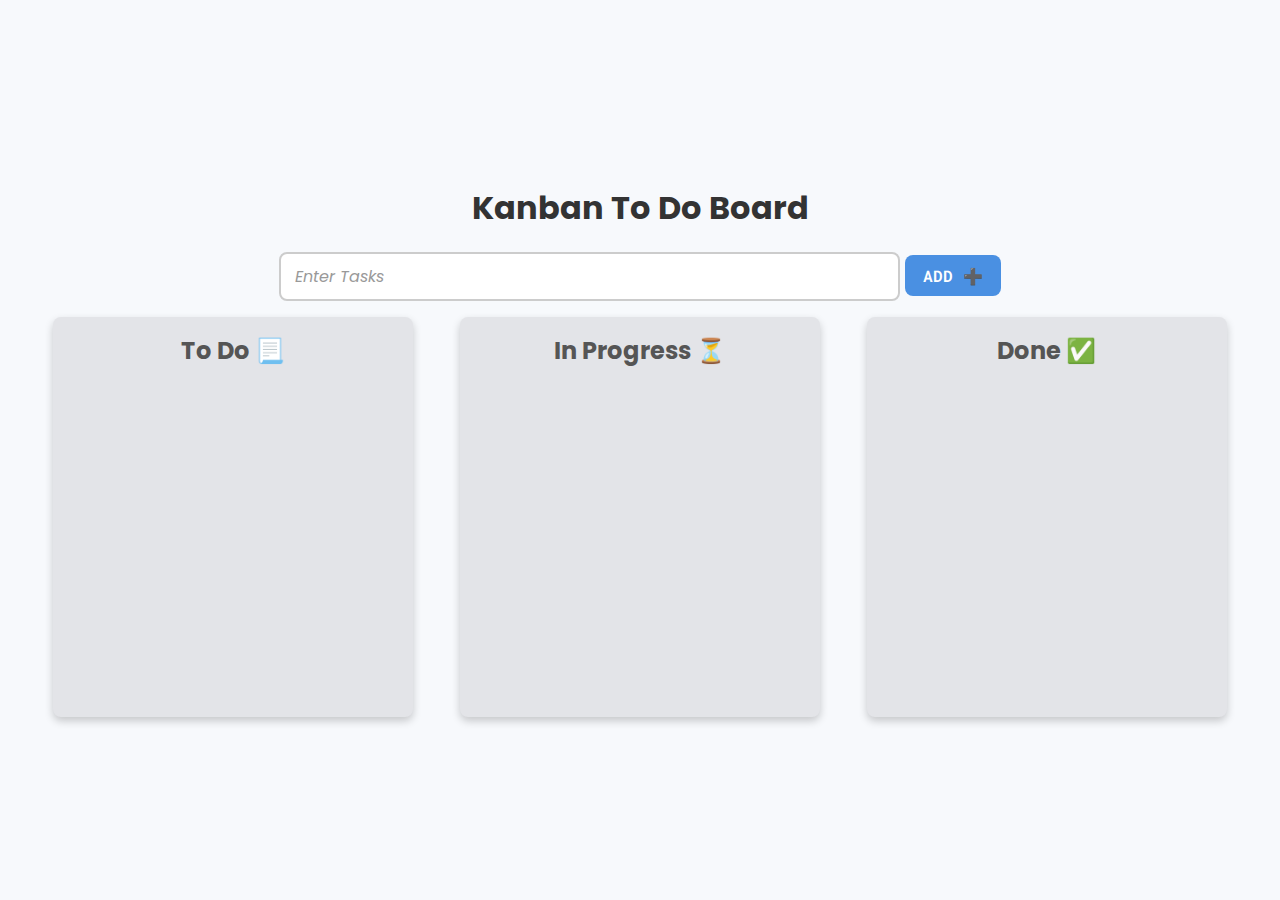
<file: Kanban Todo/index.html>
<!DOCTYPE html>
<html lang="en">
  <head>
    <meta charset="UTF-8" />
    <meta name="viewport" content="width=device-width, initial-scale=1.0" />
    <title>Kanban Board</title>
    <link rel="stylesheet" href="style.css" />
    <link href="https://fonts.googleapis.com/css2?family=Poppins:wght@400;600&family=Playfair+Display:wght@700&family=Fira+Code&family=Pacifico&family=Roboto+Mono&display=swap" rel="stylesheet">

  </head>
  <body>
    <div class="container">
      <h1>Kanban To Do Board</h1>
        <input type="text" placeholder="Enter Tasks" id="task-input">
        <button id="addtask" onclick="addTask()"><p>ADD ➕</p></button>
      <div class="board">
        <!-- LIST 1 -->
        <div class="list" id="list1">
          <h2>To Do 📃</h2>
         <!-- <div class="card" draggable="true" >${taskinput.value}</div> -->
        </div>

        <!-- LIST 2 -->
        <div class="list" id="list2">
          <h2>In Progress ⏳</h2>
          
        </div>  

        <!-- LIST 3 -->
        <div class="list" id="list3">
          <h2>Done ✅</h2>
        </div>
      </div>
    </div>

    <script src="script.js"></script>
  </body>
</html>
</file>
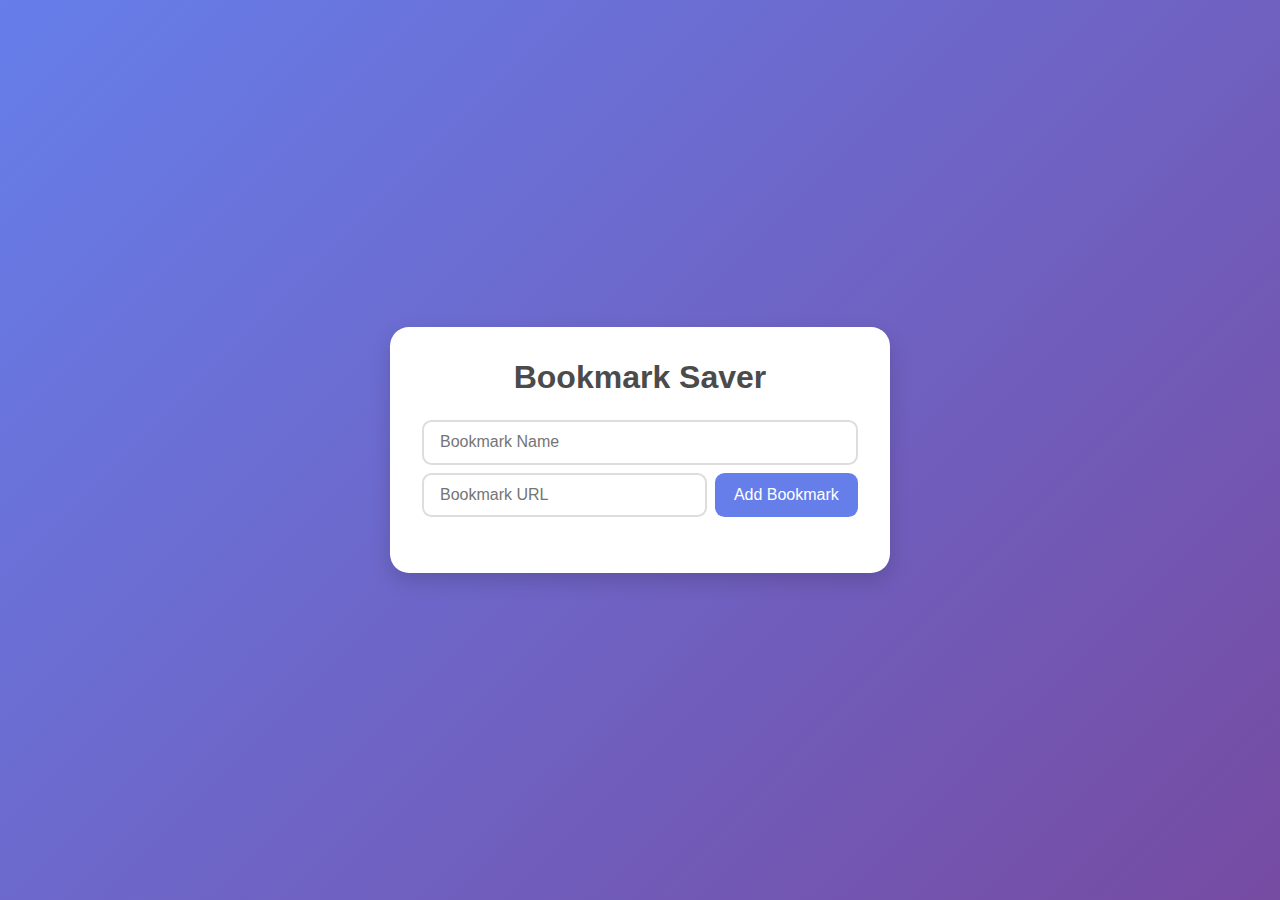
<file: Link Saver/index.html>
<!DOCTYPE html>
<html lang="en">
  <head>
    <meta charset="UTF-8" />
    <meta name="viewport" content="width=device-width, initial-scale=1.0" />
    <title>Bookmark Saver</title>
    <link rel="stylesheet" href="style.css" />
  </head>
  <body>
    <div class="app-container">
      <h1>Bookmark Saver</h1>
      <div class="input-container">
        <input type="text" id="name" placeholder="Bookmark Name" />
        <input type="url" id="url" placeholder="Bookmark URL" />
        <button id="add">Add Bookmark</button>
      </div>

      <ul id="list"></ul>
    </div>

    <script src="script.js"></script>
  </body>
</html>
</file>
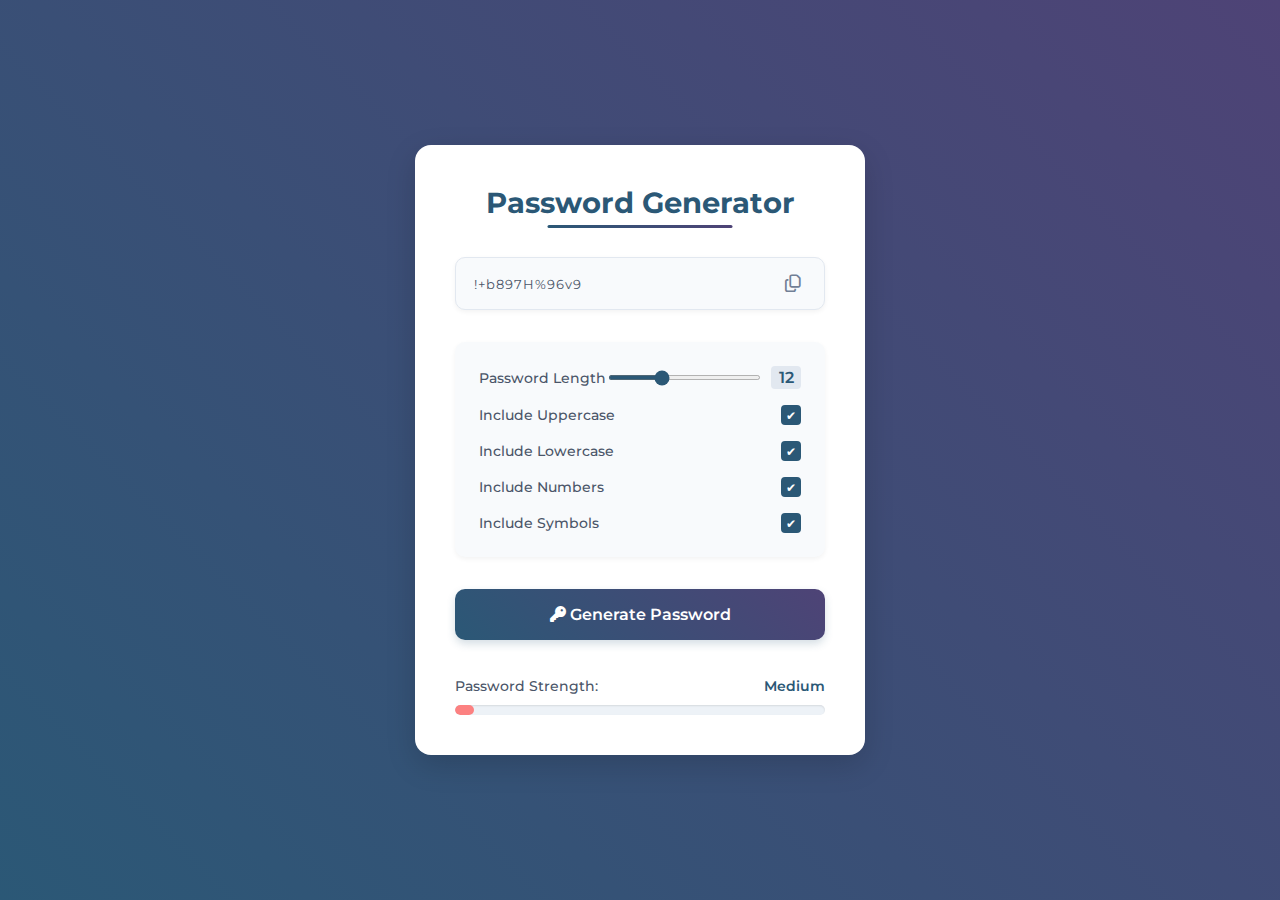
<file: Password Generator/index.html>
<!DOCTYPE html>
<html lang="en">
  <head>
    <meta charset="UTF-8" />
    <meta name="viewport" content="width=device-width, initial-scale=1.0" />
    <title>Password Generator</title>
    <link rel="stylesheet" href="style.css" />
    <link
      rel="stylesheet"
      href="https://cdnjs.cloudflare.com/ajax/libs/font-awesome/6.7.2/css/all.min.css"
      integrity="sha512-Evv84Mr4kqVGRNSgIGL/F/aIDqQb7xQ2vcrdIwxfjThSH8CSR7PBEakCr51Ck+w+/U6swU2Im1vVX0SVk9ABhg=="
      crossorigin="anonymous"
      referrerpolicy="no-referrer"
    />
  </head>
  <body>
    <div class="container">
      <h1>Password Generator</h1>

      <!-- password container -->
      <div class="password-container">
        <input type="text" readonly id="password" />
        <i class="far fa-copy" id="copy-btn" title="Copy to clipboard"></i>
      </div>

      <!-- options -->
      <div class="options">
        <!-- password length -->
        <div class="option">
          <label for="length">Password Length</label>
          <div class="range-container">
            <input type="range" id="length" min="6" max="24" value="12" />
            <span id="length-value">12</span>
          </div>
        </div>
        <!-- include uppercase -->
        <div class="option">
          <label for="uppercase">Include Uppercase</label>
          <input type="checkbox" id="uppercase" checked />
        </div>
        <!-- include lowercase -->
        <div class="option">
          <label for="lowercase">Include Lowercase</label>
          <input type="checkbox" id="lowercase" checked />
        </div>
        <!-- include numbers -->
        <div class="option">
          <label for="numbers">Include Numbers</label>
          <input type="checkbox" id="numbers" checked />
        </div>
        <!-- include symbols -->
        <div class="option">
          <label for="symbols">Include Symbols</label>
          <input type="checkbox" id="symbols" checked />
        </div>
      </div>

      <button id="generate-btn">
        <i class="fas fa-key"></i>
        Generate Password
      </button>

      <div class="strength-container">
        <p>Password Strength: <span id="strength-label">Medium</span></p>

        <div class="strength-meter">
          <div class="strength-bar"></div>
        </div>
      </div>
    </div>

    <script src="script.js"></script>
  </body>
</html>
</file>
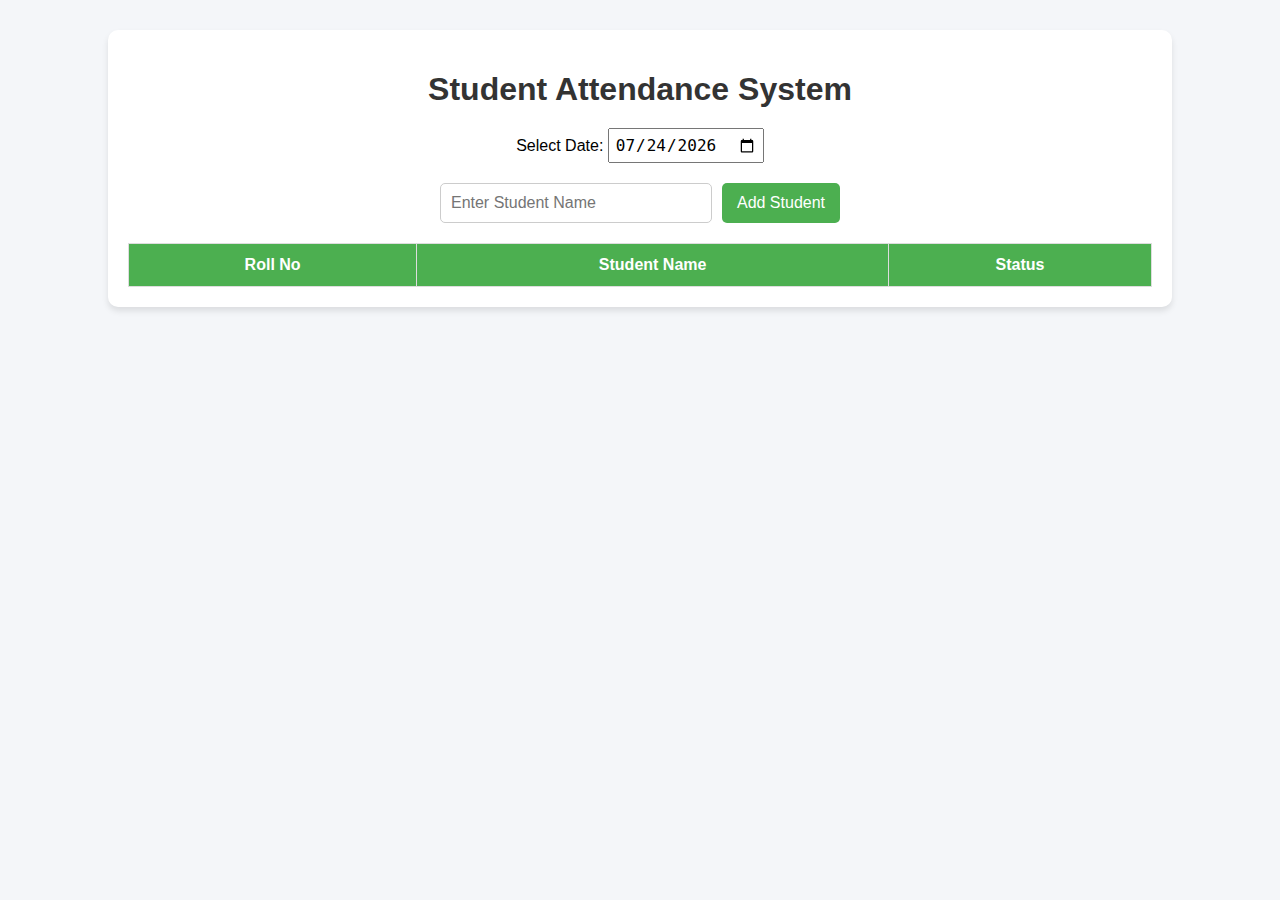
<file: Student Attendance MS/index.html>
<!DOCTYPE html>
<html lang="en">
<head>
    <meta charset="UTF-8">
    <meta name="viewport" content="width=device-width, initial-scale=1.0">
    <title>Basic Student Attednace system</title>
    <link rel="stylesheet" href="style.css">
</head>
<body>
    <div class="container">
        <h1>Student Attendance System</h1>

        <div class="date-section">
            <label for="attedanceDate">Select Date: </label>
            <input type="date" id="attendanceDate">
        </div>

        <div class="input-section">
            <input type="text" id="studentName" placeholder="Enter Student Name">
            <button onclick="addStudent()">Add Student</button>
        </div>

        <table id="attendanceTable">
            <thead>
                <tr>
                    <th>Roll No</th>
                    <th>Student Name</th>
                    <th>Status</th>
                </tr>
            </thead>

            <tbody>
                <!-- student will be added dynamically -->
            </tbody>
        </table>
    </div>

    <script src="script.js"></script>
</body>
</html>
</file>
<file: Kanban Todo/style.css>
* {
  padding: 0;
  margin: 0;
  box-sizing: border-box;
}

body {
  font-family: sans-serif;
  background-color: #f7f9fc;
  display: flex;
  justify-content: center;
  align-items: center;
  min-height: 100vh;
}

.container {
  text-align: center;
  width: 100%;
  padding: 1.2rem;
}

h1 {
  color: #333;
  margin-bottom: 20px;
  font-size: 2rem;
   font-family: 'Poppins', sans-serif;

}
input{
       font-family: 'Poppins', sans-serif;
}
p{
    font-family: 'Roboto Mono', monospace;
}

.board {
  display: flex;
  justify-content: space-around;
  align-items: flex-start;
  width: 100%;
  max-width: 1200px;
  margin: 0 auto;
  gap: 20px;
}

.list {
  background-color: #e3e4e8;
  padding: 1rem;
  border-radius: 8px;
  width: 30%;
  min-height: 400px;
  box-shadow: 0 4px 8px rgba(0, 0, 0, 0.2);
}

.list h2 {
  color: #555;
  margin-bottom: 1rem;
  font-size: 1.5rem;
   font-family: 'Poppins', sans-serif;
}

.card {
  background-color: white;
  color: #333;
  padding: 1rem;
  margin-bottom: 10px;
  border-radius: 8px;
  cursor: grab;
  box-shadow: 0 2px 4px rgba(0, 0, 0, 0.2);
  transition: transform 0.2s, box-shadow 0.2s;
}

.card:active {
  cursor: grabbing;
  transform: scale(1.05);
  box-shadow: 0 4px 8px rgba(0, 0, 0, 0.2);
}

.list.over {
  background-color: #d1d3d8;
}

@media (max-width: 768px) {
  .board {
    flex-direction: column;
    align-items: center;
  }

  .list {
    width: 80%;
    margin-bottom: 20px;
  }
}


#task-input {

    padding: 10px 14px;
    font-size: 16px;
    border: 2px solid #ccc;
    border-radius: 8px;
    outline: none;
    transition: all 0.3s ease;
    margin-bottom: 1rem;
    width: 50%;
    resize: none; /* disable manual resize */
    overflow: hidden;
}

#task-input:focus {
    border-color: #4a90e2; /* blue focus border */
    box-shadow: 0 0 6px rgba(74, 144, 226, 0.5);
  }

#task-input::placeholder {
    color: #999;
    font-style: italic;
  }

#addtask {
    display: inline-block;
    padding: 10px 18px;
    font-size: 16px;
    font-weight: 600;
    color: #fff;
    background: #4a90e2; /* primary blue */
    border: none;
    border-radius: 8px;
    cursor: pointer;
    transition: all 0.3s ease;
    margin-bottom: 1rem;
    
}

#addtask:hover {
    background: #357ab8; /* darker blue on hover */
    transform: translateY(-2px);
    box-shadow: 0 4px 8px rgba(0, 0, 0, 0.15);
  }

#addtask:active {
    background: #2d6390; /* even darker when pressed */
    transform: translateY(0);
    box-shadow: none;
  }
</file>
<file: Password Generator/style.css>
@import url(https://fonts.googleapis.com/css?family=Montserrat:100,200,300,regular,500,600,700,800,900,100italic,200italic,300italic,italic,500italic,600italic,700italic,800italic,900italic);

:root {
  --primary-color: #2b5876;
  --secondary-color: #4e4376;
  --weak-color: #fc8181;
  --medium-color: #fbd38d;
  --strong-color: #68d391;
}

* {
  margin: 0;
  padding: 0;
  box-sizing: border-box;
  font-family: "Montserrat", sans-serif;
}

body {
  background: linear-gradient(45deg, var(--primary-color), var(--secondary-color));
  min-height: 100vh;
  display: flex;
  justify-content: center;
  align-items: center;
  color: #333;
  padding: 20px;
}

.container {
  background-color: #fff;
  padding: 2.5rem;
  border-radius: 1rem;
  box-shadow: 0 10px 30px rgba(0, 0, 0, 0.15);
  width: 90%;
  max-width: 450px;
}

h1 {
  text-align: center;
  margin-bottom: 1.8rem;
  color: var(--primary-color);
  font-size: 1.8rem;
  font-weight: 700;
  position: relative;
  padding-bottom: 0.5rem;
}

h1::after {
  content: "";
  position: absolute;
  bottom: 0;
  left: 50%;
  transform: translateX(-50%);
  width: 50%;
  height: 3px;
  background: linear-gradient(90deg, var(--primary-color), var(--secondary-color));
  border-radius: 2px;
}

.password-container {
  margin-bottom: 2rem;
  background-color: #f8fafc;
  border-radius: 10px;
  border: 1px solid #e2e8f0;
  overflow: hidden;
  box-shadow: 0 2px 5px rgba(0, 0, 0, 0.05);
  display: flex;
  align-items: center;
  justify-content: space-between;
  padding: 0 1rem 0 0;
}

#password {
  width: 100%;
  padding: 1.1rem;
  padding-right: 50px;
  border: none;
  background: transparent;
  color: #4a5568;
  letter-spacing: 1px;
  outline: none;
  border-radius: 10px;
}

#copy-btn {
  cursor: pointer;
  color: #718096;
  font-size: 1.1rem;
  width: 35px;
  height: 35px;
  display: flex;
  align-items: center;
  justify-content: center;
  border-radius: 50%;
}

#copy-btn:hover {
  color: var(--primary-color);
}

.options {
  margin-bottom: 2rem;
  background-color: #f8fafc;
  padding: 1.5rem;
  border-radius: 10px;
  box-shadow: 0 2px 5px rgba(0, 0, 0, 0.05);
}

.option {
  display: flex;
  justify-content: space-between;
  align-items: center;
  margin-bottom: 1rem;
}

.option:last-child {
  margin-bottom: 0;
}

.option label {
  font-size: 0.9rem;
  color: #4a5568;
  font-weight: 500;
}

.range-container {
  display: flex;
  align-items: center;
  gap: 10px;
  width: 60%;
}

input[type="range"] {
  accent-color: var(--primary-color);
  height: 5px;
  cursor: pointer;
  flex: 1;
}

input[type="checkbox"] {
  width: 20px;
  height: 20px;
  border: 2px solid var(--primary-color);
  appearance: none;
  border-radius: 4px;
  cursor: pointer;
  outline: none;
  position: relative;
  transition: all 0.3s;
}

input[type="checkbox"]:checked {
  background-color: var(--primary-color);
}

input[type="checkbox"]:checked::after {
  content: "\2714";
  position: absolute;
  color: white;
  left: 50%;
  top: 50%;
  transform: translate(-50%, -50%);
  font-size: 12px;
}

#length-value {
  font-weight: 600;
  color: var(--primary-color);
  width: 30px;
  text-align: center;
  background: #e2e8f0;
  border-radius: 4px;
  padding: 2px 5px;
}

button {
  width: 100%;
  padding: 1rem;
  background: linear-gradient(45deg, var(--primary-color), var(--secondary-color));
  color: white;
  border: none;
  border-radius: 10px;
  font-size: 1rem;
  font-weight: 600;
  cursor: pointer;
  transition: all 0.3s;
  margin-bottom: 1.5rem;
  box-shadow: 0 4px 8px rgba(43, 88, 118, 0.2);
}

button:hover {
  transform: translateY(-2px);
}

button:active {
  transform: translateY(0);
}

.strength-container {
  margin-top: 0.8rem;
}

.strength-container p {
  font-size: 0.9rem;
  color: #4a5568;
  margin-bottom: 0.6rem;
  display: flex;
  justify-content: space-between;
  font-weight: 500;
}

#strength-label {
  color: var(--primary-color);
  font-weight: 600;
}

.strength-meter {
  height: 10px;
  background-color: #edf2f7;
  border-radius: 5px;
  margin-top: 0.5rem;
  overflow: hidden;
  box-shadow: inset 0 1px 2px rgba(0, 0, 0, 0.1);
}

.strength-bar {
  height: 100%;
  width: 0;
  min-width: 5%;
  background-color: var(--weak-color);
  transition: all 0.3s ease;
  border-radius: 5px;
}

@media (max-width: 768px) {
  .container {
    width: 95%;
    padding: 1.8rem;
  }

  h1 {
    font-size: 1.6rem;
  }

  .option label {
    font-size: 0.9rem;
  }
}
</file>
<file: Student Attendance MS/style.css>
body{
    font-family: Arial, Helvetica, sans-serif;
    background: #f4f6f9;
    margin: 0;
    padding: 0;
}

.container{
    width: 80%;
    margin: 30px auto;
    background: white;
    padding: 20px;
    border-radius: 10px;    
    box-shadow: 0px 4px 6px rgba(0, 0, 0, 0.1);
}

h1{
    text-align: center;
    margin-bottom: 20px;
    color: #333;
}

/* Date section  */
.date-section{
    text-align: center;
    margin-bottom: 20px;
    font-size: 16px;
}

.date-section input{
    padding: 5px;
    font-size: 16px;
}

/* Input Section  */
.input-section{
    display: flex;
    justify-content: center;
    margin-bottom: 20px;
}

.input-section input{
    padding: 10px;
    font-size: 16px;
    width: 250px;
    border: 1px solid #ccc;
    border-radius: 5px;
}

.input-section button{
    margin-left: 10px;
    padding: 10px 15px;
    border: none;
    border-radius: 5px;
    font-size: 16px;
    background: #4CAF50;
    color: white;
    cursor: pointer;
}

.input-section button:hover{
    background: #45a049;
}

/* Table  */

table{
    width: 100%;
    border-collapse: collapse;
    margin-top: 15px;
}

table th, table td {
    border: 1px solid #ddd;
    padding: 12px;
    text-align: center;
}

table th{
    background: #4CAF50;
    color: white;
}

.absent{
    color: red;
    font-weight: bold;
}

.present{
    color: green;
    font-weight: bold;
}

.status-btn{
    padding: 5px 10px;
    border: none;
    margin: 2px;
    cursor: pointer;
    border-radius: 5px;
}

.present-btn{
    background: #4CAF50;
    color: white;
}

.absent-btn{
    background: #f44336;
    color: white;
}
</file>
<file: Link Saver/style.css>
/* Reset */
* {
  margin: 0;
  padding: 0;
  box-sizing: border-box;
  font-family: "Poppins", sans-serif;
}

body {
  background: linear-gradient(135deg, #667eea, #764ba2);
  min-height: 100vh;
  display: flex;
  justify-content: center;
  align-items: center;
  color: #333;
}

.app-container {
  background: #fff;
  padding: 2rem;
  border-radius: 1.2rem;
  box-shadow: 0 8px 20px rgba(0, 0, 0, 0.15);
  width: 90%;
  max-width: 500px;
  text-align: center;
}

.app-container h1 {
  font-size: 2rem;
  margin-bottom: 1.5rem;
  color: #4b4b4b;
}

/* Input section */
.input-container {
  display: flex;
  gap: 0.5rem;
  margin-bottom: 1.5rem;
  flex-wrap: wrap;
}

.input-container input {
  flex: 1;
  padding: 0.7rem 1rem;
  border: 2px solid #ddd;
  border-radius: 0.6rem;
  font-size: 1rem;
  transition: 0.2s ease-in-out;
}

.input-container input:focus {
  border-color: #667eea;
  outline: none;
}

.input-container button {
  background: #667eea;
  color: #fff;
  border: none;
  padding: 0.7rem 1.2rem;
  border-radius: 0.6rem;
  font-size: 1rem;
  cursor: pointer;
  transition: 0.3s;
}

.input-container button:hover {
  background: #5563d9;
}

/* Bookmark list */
#list {
  list-style: none;
  margin-top: 1rem;
  text-align: left;
}

#list li {
  background: #f5f5f5;
  margin: 0.5rem 0;
  padding: 0.8rem 1rem;
  border-radius: 0.6rem;
  display: flex;
  justify-content: space-between;
  align-items: center;
  transition: 0.2s;
}

#list li:hover {
  background: #eaeaea;
}

#list a {
  color: #667eea;
  text-decoration: none;
  font-weight: 500;
}

#list a:hover {
  text-decoration: underline;
}

.delete-btn {
  background: #ff4b5c;
  color: #fff;
  border: none;
  padding: 0.3rem 0.7rem;
  border-radius: 0.5rem;
  cursor: pointer;
  font-size: 0.9rem;
  transition: 0.2s;
}

.delete-btn:hover {
  background: #e04350;
}
</file>
